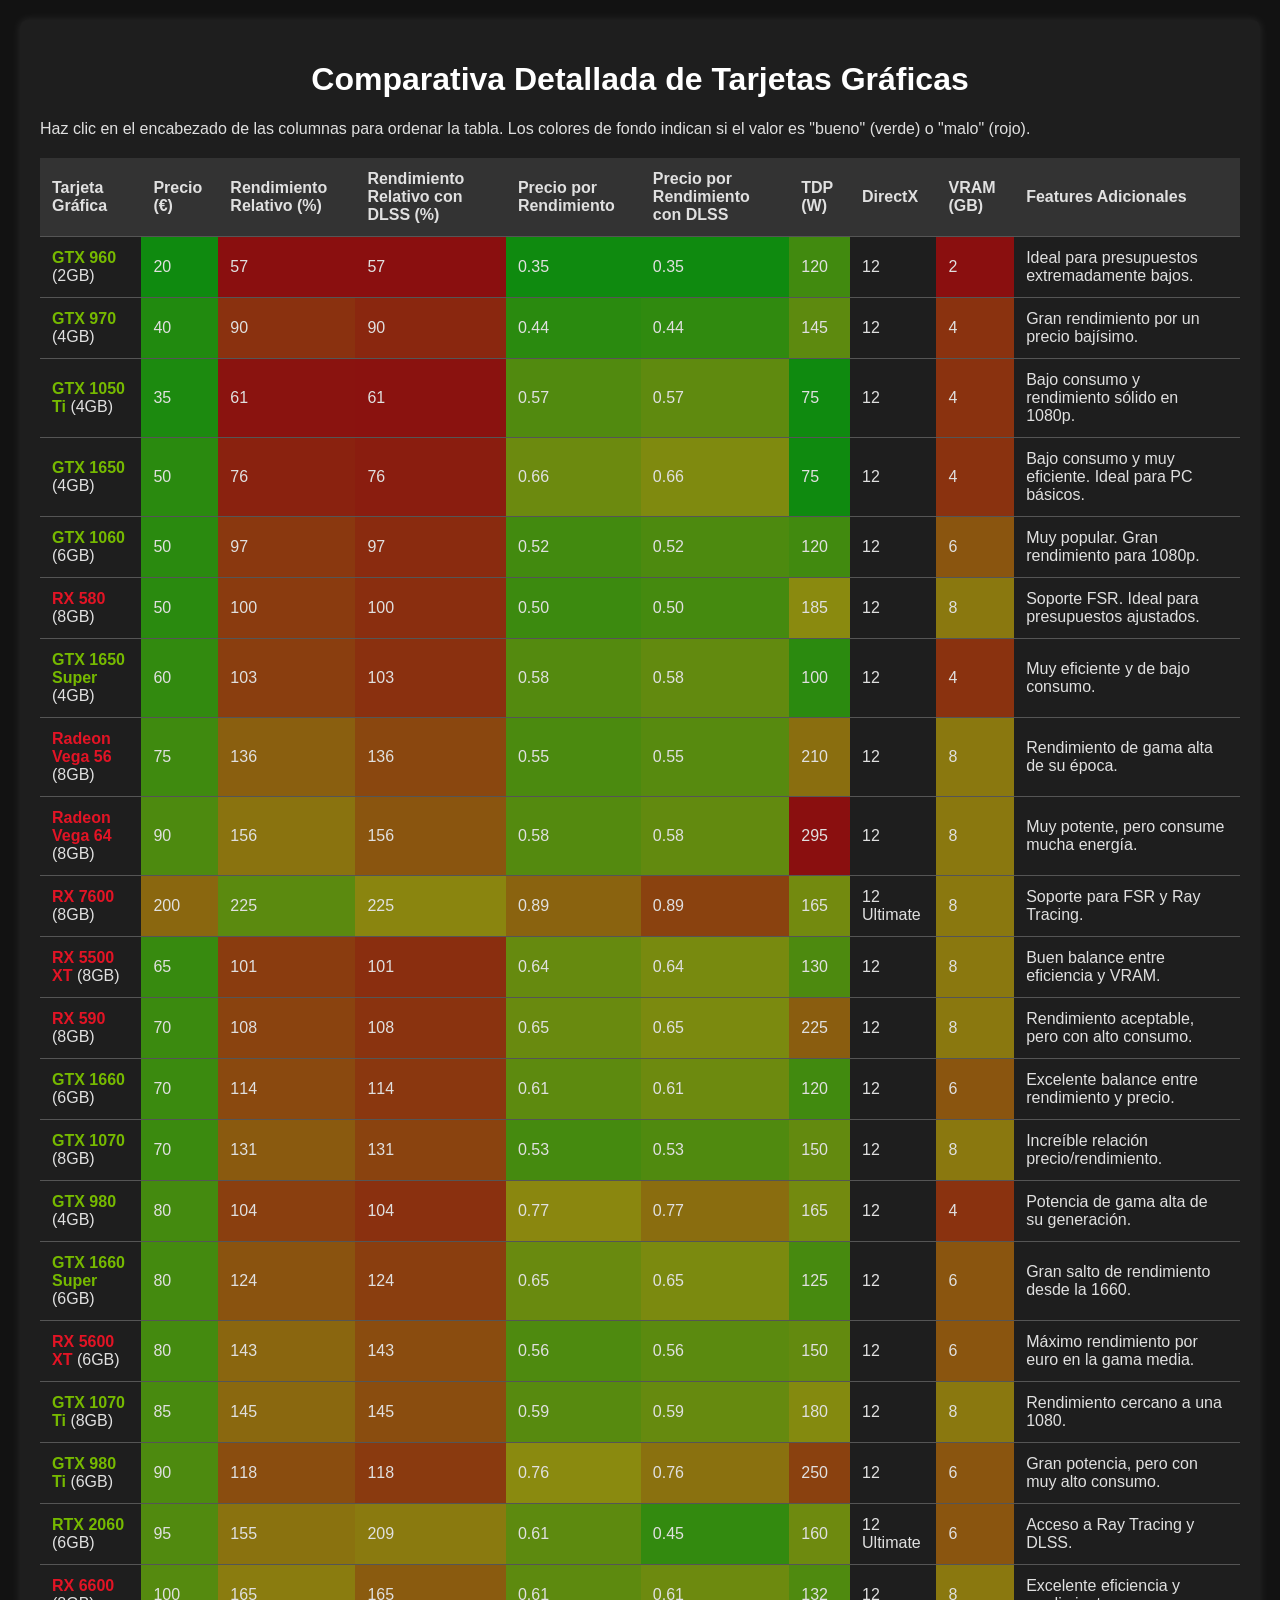
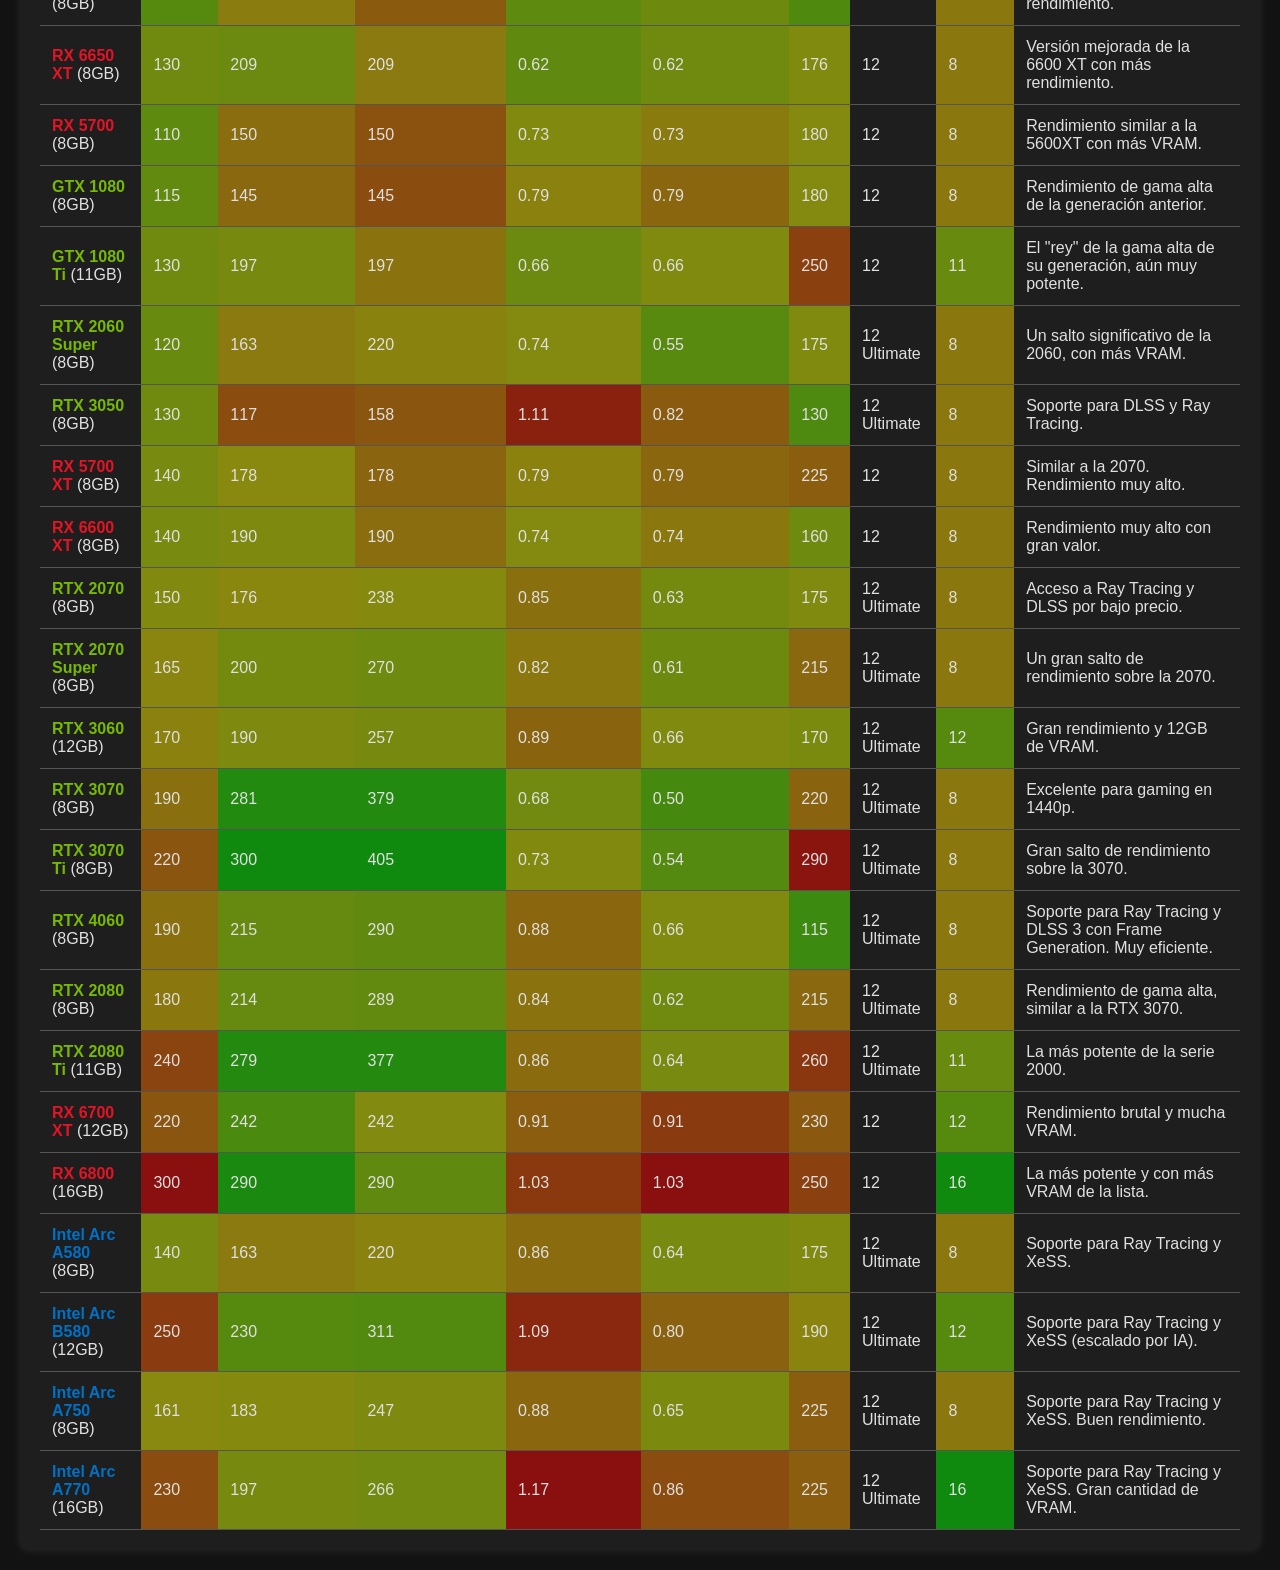
<file: GPU2.html>
﻿<!DOCTYPE html>
<html lang="es">
<head>
    <meta charset="UTF-8">
    <meta name="viewport" content="width=device-width, initial-scale=1.0">
    <title>Comparativa de Tarjetas Gráficas</title>
   <style>
        body {
            font-family: Arial, sans-serif;
            background-color: #121212;
            color: #e0e0e0;
            margin: 0;
            padding: 20px;
        }
        .container {
            max-width: 1200px;
            margin: auto;
            background-color: #1e1e1e;
            padding: 20px;
            box-shadow: 0 0 10px rgba(255, 255, 255, 0.1);
            border-radius: 8px;
        }
        h1 {
            text-align: center;
            color: #ffffff;
        }
        table {
            width: 100%;
            border-collapse: collapse;
            margin-top: 20px;
        }
        th, td {
            text-align: left;
            padding: 12px;
            border-bottom: 1px solid #555;
        }
        th {
            background-color: #333;
            cursor: pointer;
            font-weight: bold;
            position: relative;
        }
        th:hover {
            background-color: #444;
        }
        th::after {
            content: '';
            position: absolute;
            right: 10px;
            top: 50%;
            transform: translateY(-50%);
            border: 5px solid transparent;
        }
        th.asc::after {
            border-bottom-color: #e0e0e0;
            top: 40%;
        }
        th.desc::after {
            border-top-color: #e0e0e0;
            top: 60%;
        }
        tbody tr:hover {
            background-color: #2a2a2a;
        }
        .amd {
            color: #E21425;
            font-weight: bold;
        }
        .nvidia {
            color: #76B900;
            font-weight: bold;
        }
        .intel {
            color: #0071C5;
            font-weight: bold;
        }
    </style>
</head>
<body>

    <div class="container">
        <h1>Comparativa Detallada de Tarjetas Gráficas</h1>
        <p>Haz clic en el encabezado de las columnas para ordenar la tabla. Los colores de fondo indican si el valor es "bueno" (verde) o "malo" (rojo).</p>
        
        <table id="gpuTable">
            <thead>
                <tr>
                    <th data-type="string">Tarjeta Gráfica</th>
                    <th data-type="number" data-color-scale="true" data-color-direction="low-is-good">Precio (€)</th>
                    <th data-type="number" data-color-scale="true" data-color-direction="high-is-good">Rendimiento Relativo (%)</th>
                    <th data-type="number" data-color-scale="true" data-color-direction="high-is-good">Rendimiento Relativo con DLSS (%)</th>
                    <th data-type="number" data-color-scale="true" data-color-direction="low-is-good">Precio por Rendimiento</th>
                    <th data-type="number" data-color-scale="true" data-color-direction="low-is-good">Precio por Rendimiento con DLSS</th>
                    <th data-type="number" data-color-scale="true" data-color-direction="low-is-good">TDP (W)</th>
                    <th data-type="string">DirectX</th>
                    <th data-type="number" data-color-scale="true" data-color-direction="high-is-good">VRAM (GB)</th>
                    <th data-type="string">Features Adicionales</th>
                </tr>
            </thead>
            <tbody>
                <tr>
                    <td><span class="nvidia">GTX 960</span> (2GB)</td>
                    <td>20</td>
                    <td>57</td>
                    <td>57</td>
                    <td>0.35</td>
                    <td>0.35</td>
                    <td>120</td>
                    <td>12</td>
                    <td>2</td>
                    <td>Ideal para presupuestos extremadamente bajos.</td>
                </tr>
                <tr>
                    <td><span class="nvidia">GTX 970</span> (4GB)</td>
                    <td>40</td>
                    <td>90</td>
                    <td>90</td>
                    <td>0.44</td>
                    <td>0.44</td>
                    <td>145</td>
                    <td>12</td>
                    <td>4</td>
                    <td>Gran rendimiento por un precio bajísimo.</td>
                </tr>
                    <tr>
                    <td><span class="nvidia">GTX 1050 Ti</span> (4GB)</td>
                    <td>35</td>
                    <td>61</td>
                    <td>61</td>
                    <td>0.57</td>
                    <td>0.57</td>
                    <td>75</td>
                    <td>12</td>
                    <td>4</td>
                    <td>Bajo consumo y rendimiento sólido en 1080p.</td>
                </tr>
                    <tr>
                    <td><span class="nvidia">GTX 1650</span> (4GB)</td>
                    <td>50</td>
                    <td>76</td>
                    <td>76</td>
                    <td>0.66</td>
                    <td>0.66</td>
                    <td>75</td>
                    <td>12</td>
                    <td>4</td>
                    <td>Bajo consumo y muy eficiente. Ideal para PC básicos.</td>
                </tr>
                <tr>
                    <td><span class="nvidia">GTX 1060</span> (6GB)</td>
                    <td>50</td>
                    <td>97</td>
                    <td>97</td>
                    <td>0.52</td>
                    <td>0.52</td>
                    <td>120</td>
                    <td>12</td>
                    <td>6</td>
                    <td>Muy popular. Gran rendimiento para 1080p.</td>
                </tr>
                <tr>
                    <td><span class="amd">RX 580</span> (8GB)</td>
                    <td>50</td>
                    <td>100</td>
                    <td>100</td>
                    <td>0.50</td>
                    <td>0.50</td>
                    <td>185</td>
                    <td>12</td>
                    <td>8</td>
                    <td>Soporte FSR. Ideal para presupuestos ajustados.</td>
                </tr>
                <tr>
                    <td><span class="nvidia">GTX 1650 Super</span> (4GB)</td>
                    <td>60</td>
                    <td>103</td>
                    <td>103</td>
                    <td>0.58</td>
                    <td>0.58</td>
                    <td>100</td>
                    <td>12</td>
                    <td>4</td>
                    <td>Muy eficiente y de bajo consumo.</td>
                </tr>
                <tr>
                    <td><span class="amd">Radeon Vega 56</span> (8GB)</td>
                    <td>75</td>
                    <td>136</td>
                    <td>136</td>
                    <td>0.55</td>
                    <td>0.55</td>
                    <td>210</td>
                    <td>12</td>
                    <td>8</td>
                    <td>Rendimiento de gama alta de su época.</td>
                </tr>
                <tr>
                    <td><span class="amd">Radeon Vega 64</span> (8GB)</td>
                    <td>90</td>
                    <td>156</td>
                    <td>156</td>
                    <td>0.58</td>
                    <td>0.58</td>
                    <td>295</td>
                    <td>12</td>
                    <td>8</td>
                    <td>Muy potente, pero consume mucha energía.</td>
                </tr>
                <tr>
                    <td><span class="amd">RX 7600</span> (8GB)</td>
                    <td>200</td>
                    <td>225</td>
                    <td>225</td>
                    <td>0.89</td>
                    <td>0.89</td>
                    <td>165</td>
                    <td>12 Ultimate</td>
                    <td>8</td>
                    <td>Soporte para FSR y Ray Tracing.</td>
                </tr>
                <tr>
                    <td><span class="amd">RX 5500 XT</span> (8GB)</td>
                    <td>65</td>
                    <td>101</td>
                    <td>101</td>
                    <td>0.64</td>
                    <td>0.64</td>
                    <td>130</td>
                    <td>12</td>
                    <td>8</td>
                    <td>Buen balance entre eficiencia y VRAM.</td>
                </tr>
                <tr>
                    <td><span class="amd">RX 590</span> (8GB)</td>
                    <td>70</td>
                    <td>108</td>
                    <td>108</td>
                    <td>0.65</td>
                    <td>0.65</td>
                    <td>225</td>
                    <td>12</td>
                    <td>8</td>
                    <td>Rendimiento aceptable, pero con alto consumo.</td>
                </tr>
                <tr>
                    <td><span class="nvidia">GTX 1660</span> (6GB)</td>
                    <td>70</td>
                    <td>114</td>
                    <td>114</td>
                    <td>0.61</td>
                    <td>0.61</td>
                    <td>120</td>
                    <td>12</td>
                    <td>6</td>
                    <td>Excelente balance entre rendimiento y precio.</td>
                </tr>
                <tr>
                    <td><span class="nvidia">GTX 1070</span> (8GB)</td>
                    <td>70</td>
                    <td>131</td>
                    <td>131</td>
                    <td>0.53</td>
                    <td>0.53</td>
                    <td>150</td>
                    <td>12</td>
                    <td>8</td>
                    <td>Increíble relación precio/rendimiento.</td>
                </tr>
                <tr>
                    <td><span class="nvidia">GTX 980</span> (4GB)</td>
                    <td>80</td>
                    <td>104</td>
                    <td>104</td>
                    <td>0.77</td>
                    <td>0.77</td>
                    <td>165</td>
                    <td>12</td>
                    <td>4</td>
                    <td>Potencia de gama alta de su generación.</td>
                </tr>
                <tr>
                    <td><span class="nvidia">GTX 1660 Super</span> (6GB)</td>
                    <td>80</td>
                    <td>124</td>
                    <td>124</td>
                    <td>0.65</td>
                    <td>0.65</td>
                    <td>125</td>
                    <td>12</td>
                    <td>6</td>
                    <td>Gran salto de rendimiento desde la 1660.</td>
                </tr>
                <tr>
                    <td><span class="amd">RX 5600 XT</span> (6GB)</td>
                    <td>80</td>
                    <td>143</td>
                    <td>143</td>
                    <td>0.56</td>
                    <td>0.56</td>
                    <td>150</td>
                    <td>12</td>
                    <td>6</td>
                    <td>Máximo rendimiento por euro en la gama media.</td>
                </tr>
                <tr>
                    <td><span class="nvidia">GTX 1070 Ti</span> (8GB)</td>
                    <td>85</td>
                    <td>145</td>
                    <td>145</td>
                    <td>0.59</td>
                    <td>0.59</td>
                    <td>180</td>
                    <td>12</td>
                    <td>8</td>
                    <td>Rendimiento cercano a una 1080.</td>
                </tr>
                <tr>
                    <td><span class="nvidia">GTX 980 Ti</span> (6GB)</td>
                    <td>90</td>
                    <td>118</td>
                    <td>118</td>
                    <td>0.76</td>
                    <td>0.76</td>
                    <td>250</td>
                    <td>12</td>
                    <td>6</td>
                    <td>Gran potencia, pero con muy alto consumo.</td>
                </tr>
                <tr>
                    <td><span class="nvidia">RTX 2060</span> (6GB)</td>
                    <td>95</td>
                    <td>155</td>
                    <td>209</td>
                    <td>0.61</td>
                    <td>0.45</td>
                    <td>160</td>
                    <td>12 Ultimate</td>
                    <td>6</td>
                    <td>Acceso a Ray Tracing y DLSS.</td>
                </tr>
                <tr>
                    <td><span class="amd">RX 6600</span> (8GB)</td>
                    <td>100</td>
                    <td>165</td>
                    <td>165</td>
                    <td>0.61</td>
                    <td>0.61</td>
                    <td>132</td>
                    <td>12</td>
                    <td>8</td>
                    <td>Excelente eficiencia y rendimiento.</td>
                </tr>
                <tr>
                    <td><span class="amd">RX 6650 XT</span> (8GB)</td>
                    <td>130</td>
                    <td>209</td>
                    <td>209</td>
                    <td>0.62</td>
                    <td>0.62</td>
                    <td>176</td>
                    <td>12</td>
                    <td>8</td>
                    <td>Versión mejorada de la 6600 XT con más rendimiento.</td>
                </tr>
                <tr>
                    <td><span class="amd">RX 5700</span> (8GB)</td>
                    <td>110</td>
                    <td>150</td>
                    <td>150</td>
                    <td>0.73</td>
                    <td>0.73</td>
                    <td>180</td>
                    <td>12</td>
                    <td>8</td>
                    <td>Rendimiento similar a la 5600XT con más VRAM.</td>
                </tr>
                <tr>
                    <td><span class="nvidia">GTX 1080</span> (8GB)</td>
                    <td>115</td>
                    <td>145</td>
                    <td>145</td>
                    <td>0.79</td>
                    <td>0.79</td>
                    <td>180</td>
                    <td>12</td>
                    <td>8</td>
                    <td>Rendimiento de gama alta de la generación anterior.</td>
                </tr>
                    <tr>
                    <td><span class="nvidia">GTX 1080 Ti</span> (11GB)</td>
                    <td>130</td>
                    <td>197</td>
                    <td>197</td>
                    <td>0.66</td>
                    <td>0.66</td>
                    <td>250</td>
                    <td>12</td>
                    <td>11</td>
                    <td>El "rey" de la gama alta de su generación, aún muy potente.</td>
                </tr>
                <tr>
                    <td><span class="nvidia">RTX 2060 Super</span> (8GB)</td>
                    <td>120</td>
                    <td>163</td>
                    <td>220</td>
                    <td>0.74</td>
                    <td>0.55</td>
                    <td>175</td>
                    <td>12 Ultimate</td>
                    <td>8</td>
                    <td>Un salto significativo de la 2060, con más VRAM.</td>
                </tr>
                <tr>
                    <td><span class="nvidia">RTX 3050</span> (8GB)</td>
                    <td>130</td>
                    <td>117</td>
                    <td>158</td>
                    <td>1.11</td>
                    <td>0.82</td>
                    <td>130</td>
                    <td>12 Ultimate</td>
                    <td>8</td>
                    <td>Soporte para DLSS y Ray Tracing.</td>
                </tr>
                <tr>
                    <td><span class="amd">RX 5700 XT</span> (8GB)</td>
                    <td>140</td>
                    <td>178</td>
                    <td>178</td>
                    <td>0.79</td>
                    <td>0.79</td>
                    <td>225</td>
                    <td>12</td>
                    <td>8</td>
                    <td>Similar a la 2070. Rendimiento muy alto.</td>
                </tr>
                <tr>
                    <td><span class="amd">RX 6600 XT</span> (8GB)</td>
                    <td>140</td>
                    <td>190</td>
                    <td>190</td>
                    <td>0.74</td>
                    <td>0.74</td>
                    <td>160</td>
                    <td>12</td>
                    <td>8</td>
                    <td>Rendimiento muy alto con gran valor.</td>
                </tr>
                <tr>
                    <td><span class="nvidia">RTX 2070</span> (8GB)</td>
                    <td>150</td>
                    <td>176</td>
                    <td>238</td>
                    <td>0.85</td>
                    <td>0.63</td>
                    <td>175</td>
                    <td>12 Ultimate</td>
                    <td>8</td>
                    <td>Acceso a Ray Tracing y DLSS por bajo precio.</td>
                </tr>
                    <tr>
                    <td><span class="nvidia">RTX 2070 Super</span> (8GB)</td>
                    <td>165</td>
                    <td>200</td>
                    <td>270</td>
                    <td>0.82</td>
                    <td>0.61</td>
                    <td>215</td>
                    <td>12 Ultimate</td>
                    <td>8</td>
                    <td>Un gran salto de rendimiento sobre la 2070.</td>
                </tr>
                <tr>
                    <td><span class="nvidia">RTX 3060</span> (12GB)</td>
                    <td>170</td>
                    <td>190</td>
                    <td>257</td>
                    <td>0.89</td>
                    <td>0.66</td>
                    <td>170</td>
                    <td>12 Ultimate</td>
                    <td>12</td>
                    <td>Gran rendimiento y 12GB de VRAM.</td>
                </tr>
                <tr>
                    <td><span class="nvidia">RTX 3070</span> (8GB)</td>
                    <td>190</td>
                    <td>281</td>
                    <td>379</td>
                    <td>0.68</td>
                    <td>0.50</td>
                    <td>220</td>
                    <td>12 Ultimate</td>
                    <td>8</td>
                    <td>Excelente para gaming en 1440p.</td>
                </tr>
                <tr>
                    <td><span class="nvidia">RTX 3070 Ti</span> (8GB)</td>
                    <td>220</td>
                    <td>300</td>
                    <td>405</td>
                    <td>0.73</td>
                    <td>0.54</td>
                    <td>290</td>
                    <td>12 Ultimate</td>
                    <td>8</td>
                    <td>Gran salto de rendimiento sobre la 3070.</td>
                </tr>
                <tr>
                    <td><span class="nvidia">RTX 4060</span> (8GB)</td>
                    <td>190</td>
                    <td>215</td>
                    <td>290</td>
                    <td>0.88</td>
                    <td>0.66</td>
                    <td>115</td>
                    <td>12 Ultimate</td>
                    <td>8</td>
                    <td>Soporte para Ray Tracing y DLSS 3 con Frame Generation. Muy eficiente.</td>
                </tr>
                    <tr>
                    <td><span class="nvidia">RTX 2080</span> (8GB)</td>
                    <td>180</td>
                    <td>214</td>
                    <td>289</td>
                    <td>0.84</td>
                    <td>0.62</td>
                    <td>215</td>
                    <td>12 Ultimate</td>
                    <td>8</td>
                    <td>Rendimiento de gama alta, similar a la RTX 3070.</td>
                </tr>
                <tr>
                    <td><span class="nvidia">RTX 2080 Ti</span> (11GB)</td>
                    <td>240</td>
                    <td>279</td>
                    <td>377</td>
                    <td>0.86</td>
                    <td>0.64</td>
                    <td>260</td>
                    <td>12 Ultimate</td>
                    <td>11</td>
                    <td>La más potente de la serie 2000.</td>
                </tr>
                <tr>
                    <td><span class="amd">RX 6700 XT</span> (12GB)</td>
                    <td>220</td>
                    <td>242</td>
                    <td>242</td>
                    <td>0.91</td>
                    <td>0.91</td>
                    <td>230</td>
                    <td>12</td>
                    <td>12</td>
                    <td>Rendimiento brutal y mucha VRAM.</td>
                </tr>
                <tr>
                    <td><span class="amd">RX 6800</span> (16GB)</td>
                    <td>300</td>
                    <td>290</td>
                    <td>290</td>
                    <td>1.03</td>
                    <td>1.03</td>
                    <td>250</td>
                    <td>12</td>
                    <td>16</td>
                    <td>La más potente y con más VRAM de la lista.</td>
                </tr>
                    <tr>
                    <td><span class="intel">Intel Arc A580</span> (8GB)</td>
                    <td>140</td>
                    <td>163</td>
                    <td>220</td>
                    <td>0.86</td>
                    <td>0.64</td>
                    <td>175</td>
                    <td>12 Ultimate</td>
                    <td>8</td>
                    <td>Soporte para Ray Tracing y XeSS.</td>
                </tr>
                    <tr>
                    <td><span class="intel">Intel Arc B580</span> (12GB)</td>
                    <td>250</td>
                    <td>230</td>
                    <td>311</td>
                    <td>1.09</td>
                    <td>0.80</td>
                    <td>190</td>
                    <td>12 Ultimate</td>
                    <td>12</td>
                    <td>Soporte para Ray Tracing y XeSS (escalado por IA).</td>
                </tr>
                    <tr>
                    <td><span class="intel">Intel Arc A750</span> (8GB)</td>
                    <td>161</td>
                    <td>183</td>
                    <td>247</td>
                    <td>0.88</td>
                    <td>0.65</td>
                    <td>225</td>
                    <td>12 Ultimate</td>
                    <td>8</td>
                    <td>Soporte para Ray Tracing y XeSS. Buen rendimiento.</td>
                </tr>
                <tr>
                    <td><span class="intel">Intel Arc A770</span> (16GB)</td>
                    <td>230</td>
                    <td>197</td>
                    <td>266</td>
                    <td>1.17</td>
                    <td>0.86</td>
                    <td>225</td>
                    <td>12 Ultimate</td>
                    <td>16</td>
                    <td>Soporte para Ray Tracing y XeSS. Gran cantidad de VRAM.</td>
                </tr>
            </tbody>
        </table>
    </div>

    <script>
        document.addEventListener('DOMContentLoaded', () => {
            const table = document.getElementById('gpuTable');
            const tbody = table.querySelector('tbody');
            const ths = table.querySelectorAll('th');
            
            const getCellValue = (tr, idx) => {
                const cellText = tr.children[idx].innerText || tr.children[idx].textContent;
                return cellText;
            };

            const comparer = (idx, asc) => (a, b) => {
                const dataType = ths[idx].dataset.type;
                let v1 = parseFloat(getCellValue(asc ? a : b, idx).replace(/%/g, ''));
                let v2 = parseFloat(getCellValue(asc ? b : a, idx).replace(/%/g, ''));
                
                if (dataType === 'number') {
                    return v1 - v2;
                } else {
                    const str1 = getCellValue(asc ? a : b, idx);
                    const str2 = getCellValue(asc ? b : a, idx);
                    return str1.toString().localeCompare(str2);
                }
            };

            ths.forEach(th => th.addEventListener('click', () => {
                const index = Array.from(ths).indexOf(th);
                
                ths.forEach(header => {
                    if (header !== th) {
                        header.classList.remove('asc', 'desc');
                    }
                });

                const asc = th.classList.contains('asc') ? false : true;
                th.classList.toggle('asc', asc);
                th.classList.toggle('desc', !asc);
                
                const rows = Array.from(tbody.querySelectorAll('tr')).sort(comparer(index, asc));
                
                rows.forEach(tr => tbody.appendChild(tr));
            }));

            function applyColorScale() {
                const columnsToColor = [
                    { index: 1, direction: 'low-is-good' }, // Precio (€)
                    { index: 2, direction: 'high-is-good' }, // Rendimiento Relativo (%)
                    { index: 3, direction: 'high-is-good' }, // Rendimiento Relativo con DLSS (%)
                    { index: 4, direction: 'low-is-good' }, // Precio por Rendimiento
                    { index: 5, direction: 'low-is-good' }, // Precio por Rendimiento con DLSS
                    { index: 6, direction: 'low-is-good' }, // TDP (W)
                    { index: 8, direction: 'high-is-good' }  // VRAM (GB)
                ];

                columnsToColor.forEach(col => {
                    const cells = Array.from(tbody.querySelectorAll(`tr > td:nth-child(${col.index + 1})`));
                    const values = cells.map(cell => parseFloat(cell.textContent.replace(/%/g, ''))).filter(val => !isNaN(val));

                    if (values.length > 0) {
                        const min = Math.min(...values);
                        const max = Math.max(...values);
                        const range = max - min;

                        cells.forEach(cell => {
                            const value = parseFloat(cell.textContent.replace(/%/g, ''));
                            if (!isNaN(value)) {
                                let hue;
                                if (col.direction === 'high-is-good') {
                                    hue = (value - min) / range * 120;
                                } else {
                                    hue = 120 - ((value - min) / range * 120);
                                }
                                cell.style.backgroundColor = `hsl(${hue}, 80%, 30%)`;
                            }
                        });
                    }
                });
            }

            applyColorScale();
        });
    </script>

</body>
</html>
</file>
